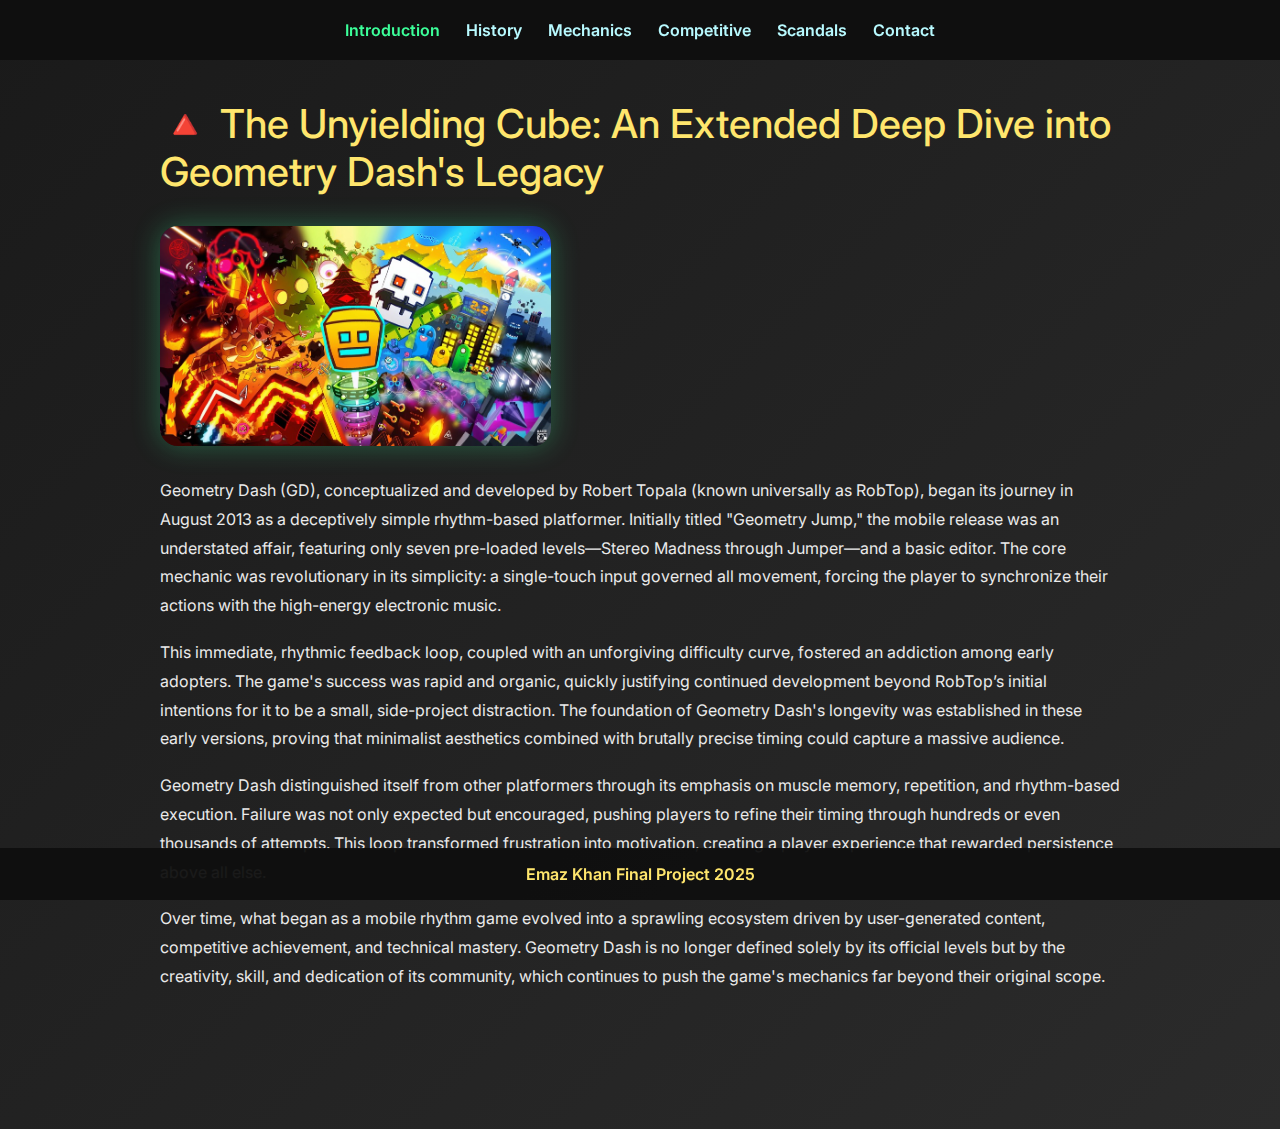
<file: index.html>
<!DOCTYPE html>
<html lang="en">
<head>
    <meta charset="UTF-8">
    <meta name="viewport" content="width=device-width, initial-scale=1.0">
    <title>Geometry Dash — Introduction</title>
    <link href="https://cdn.jsdelivr.net/npm/bootstrap@5.3.3/dist/css/bootstrap.min.css" rel="stylesheet">
    <link rel="stylesheet" href="style.css">
</head>
<body>

<nav>
    <a href="index.html">Introduction</a>
    <a href="history.html">History</a>
    <a href="mechanics.html">Mechanics</a>
    <a href="competitive.html">Competitive</a>
    <a href="cheating.html">Scandals</a>
    <a href="contact.html">Contact</a>
</nav>

<div class="container">

    <div class="section">
        <h1>🔺 The Unyielding Cube: An Extended Deep Dive into Geometry Dash's Legacy</h1>

        <img src="indexpic.jpeg" class="image-holder">
        
<p>
            Geometry Dash (GD), conceptualized and developed by Robert Topala (known universally as RobTop), began its journey in August 2013 as a deceptively simple rhythm-based platformer. Initially titled "Geometry Jump," the mobile release was an understated affair, featuring only seven pre-loaded levels—Stereo Madness through Jumper—and a basic editor. The core mechanic was revolutionary in its simplicity: a single-touch input governed all movement, forcing the player to synchronize their actions with the high-energy electronic music.
        </p>

        <p>
            This immediate, rhythmic feedback loop, coupled with an unforgiving difficulty curve, fostered an addiction among early adopters. The game's success was rapid and organic, quickly justifying continued development beyond RobTop’s initial intentions for it to be a small, side-project distraction. The foundation of Geometry Dash's longevity was established in these early versions, proving that minimalist aesthetics combined with brutally precise timing could capture a massive audience.
        </p>

        <p>
            Geometry Dash distinguished itself from other platformers through its emphasis on muscle memory, repetition, and rhythm-based execution. Failure was not only expected but encouraged, pushing players to refine their timing through hundreds or even thousands of attempts. This loop transformed frustration into motivation, creating a player experience that rewarded persistence above all else.
        </p>

        <p>
            Over time, what began as a mobile rhythm game evolved into a sprawling ecosystem driven by user-generated content, competitive achievement, and technical mastery. Geometry Dash is no longer defined solely by its official levels but by the creativity, skill, and dedication of its community, which continues to push the game's mechanics far beyond their original scope.
        </p>
    </div>

</div>

<footer>
    Emaz Khan Final Project 2025
</footer>

<script src="main.js"></script>
</body>
</html>
</file>
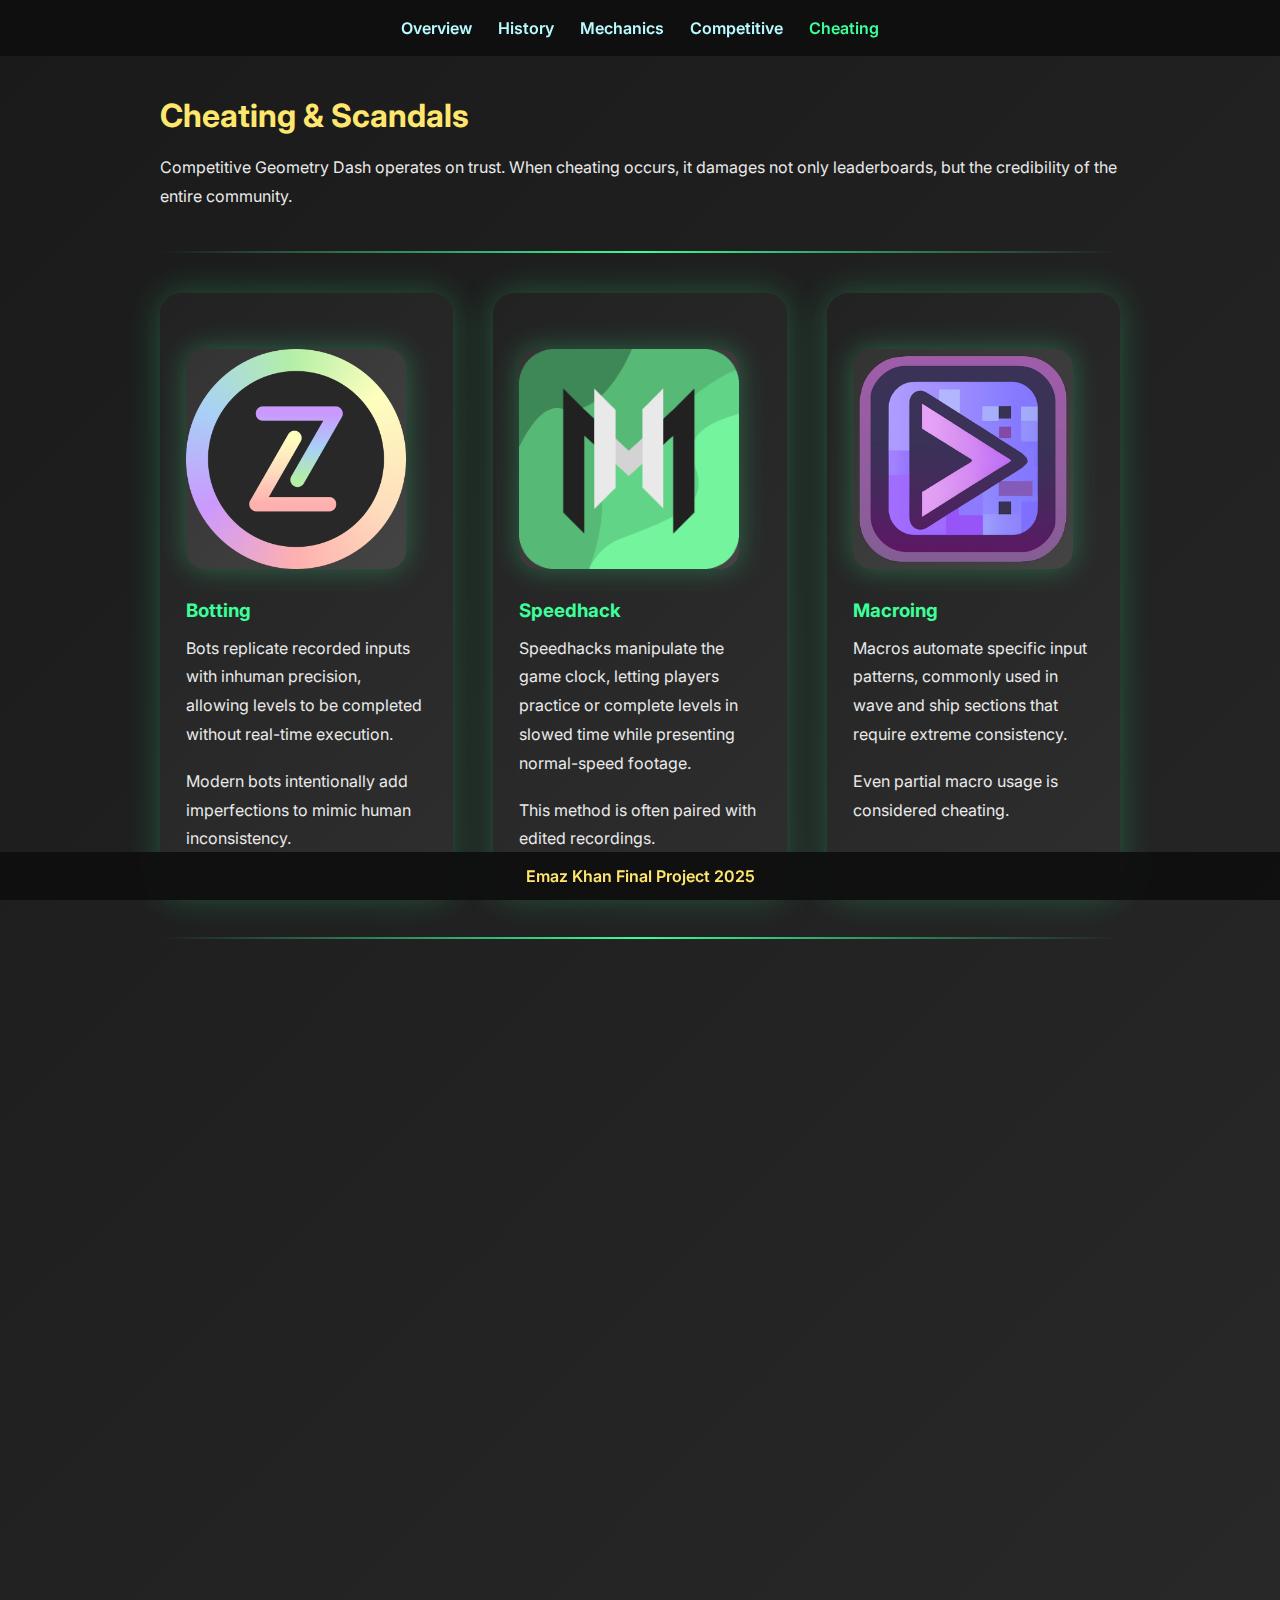
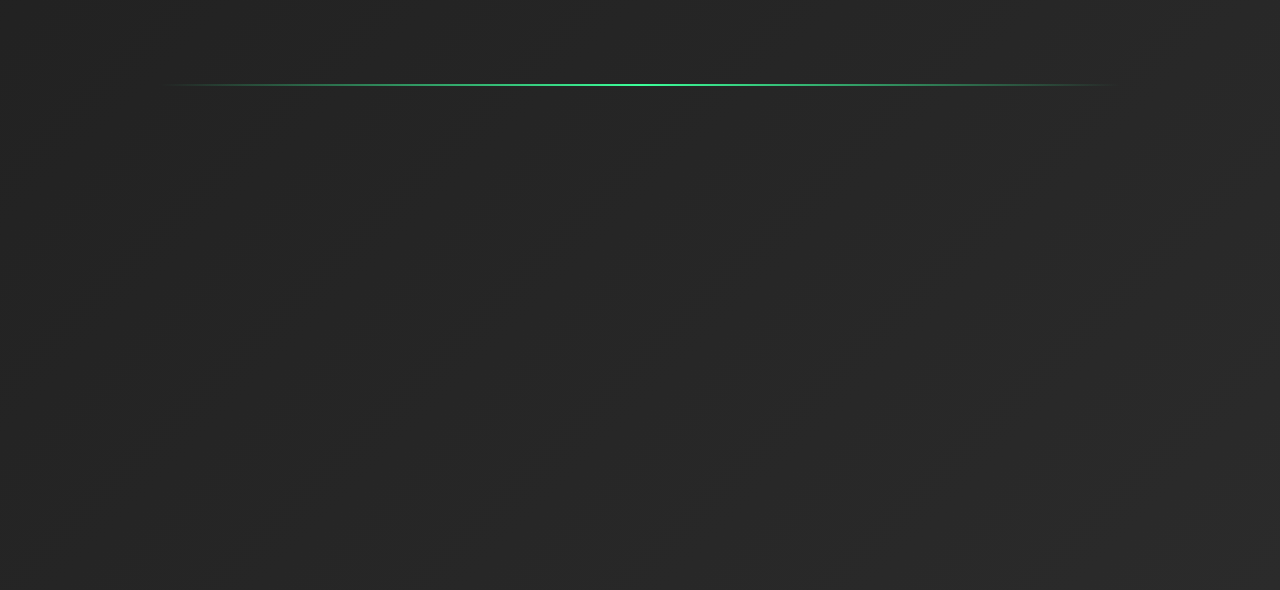
<file: cheating.html>
<!DOCTYPE html>
<html lang="en">
<head>
    <meta charset="UTF-8">
    <meta name="viewport" content="width=device-width, initial-scale=1.0">
    <title>Cheating & Scandals</title>
    <link rel="stylesheet" href="style.css">
</head>
<body>

<nav>
    <a href="index.html">Overview</a>
    <a href="history.html">History</a>
    <a href="mechanics.html">Mechanics</a>
    <a href="competitive.html">Competitive</a>
    <a href="cheating.html">Cheating</a>
</nav>

<div class="container">

    <section class="section">
        <h1>Cheating & Scandals</h1>
        <p>
            Competitive Geometry Dash operates on trust. When cheating occurs, it damages not only
            leaderboards, but the credibility of the entire community.
        </p>
        <hr>
    </section>

    <section class="section cheat-grid">

        <div class="cheat-card">
            <img src="zbot.png" class="image-holder">
            <h3>Botting</h3>
            <p>
                Bots replicate recorded inputs with inhuman precision, allowing levels to be completed
                without real-time execution.
            </p>
            <p>
                Modern bots intentionally add imperfections to mimic human inconsistency.
            </p>
        </div>

        <div class="cheat-card">
            <img src="mega.png" class="image-holder">
            <h3>Speedhack</h3>
            <p>
                Speedhacks manipulate the game clock, letting players practice or complete levels
                in slowed time while presenting normal-speed footage.
            </p>
            <p>
                This method is often paired with edited recordings.
            </p>
        </div>

        <div class="cheat-card">
            <img src="dbot.png" class="image-holder">
            <h3>Macroing</h3>
            <p>
                Macros automate specific input patterns, commonly used in wave and ship sections
                that require extreme consistency.
            </p>
            <p>
                Even partial macro usage is considered cheating.
            </p>
        </div>

    </section>

    <hr>

    <section class="section spotlight">

        <div class="spotlight-text">
            <h2>Major Scandal: SpaceUK</h2>
            <p>
                Once considered the greatest Geometry Dash player, <strong>SpaceUK</strong> was exposed
                for falsifying dozens of Extreme Demon completions.
            </p>
            <p>
                Over multiple years, advanced NoClip and speed manipulation tools were used to fabricate
                legitimate-looking runs.
            </p>
        </div>

        <img src="uk.jpg" class="image-holder">

    </section>

    <section class="section evidence-wall">

        <h2>Evidence Breakdown</h2>

        <div class="evidence-row">
            <div class="evidence-box">
                <h4>Input Irregularities</h4>
                <p>
                    Click intervals showed mathematically impossible consistency across entire runs.
                </p>
            </div>

            <div class="evidence-box">
                <h4>Visual Artifacts</h4>
                <p>
                    Frame blending and desync artifacts indicated modified playback speeds.
                </p>
            </div>

            <div class="evidence-box">
                <h4>Pattern Reuse</h4>
                <p>
                    Identical movement patterns appeared across supposedly separate completions.
                </p>
            </div>
        </div>

    </section>

    <hr>

    <section class="section">
        <h2>Community Countermeasures</h2>

        <p>
            Following major scandals, the community introduced stricter verification standards
            to preserve competitive integrity.
        </p>

        <ul>
            <li>Mandatory full-session recordings</li>
            <li>Frame-by-frame analysis</li>
            <li>Audio and input rhythm validation</li>
            <li>Third-party verification teams</li>
        </ul>
    </section>

    <section class="section">
        <h2>Why It Matters</h2>
        <p>
            Every legitimate completion represents thousands of attempts and genuine mastery.
            Cheating undermines that effort and erodes trust.
        </p>
        <p>
            Integrity ensures Geometry Dash remains a test of skill — not software.
        </p>
    </section>

</div>

<footer>
    Emaz Khan Final Project 2025
</footer>

<script src="main.js"></script>
</body>
</html>
</file>
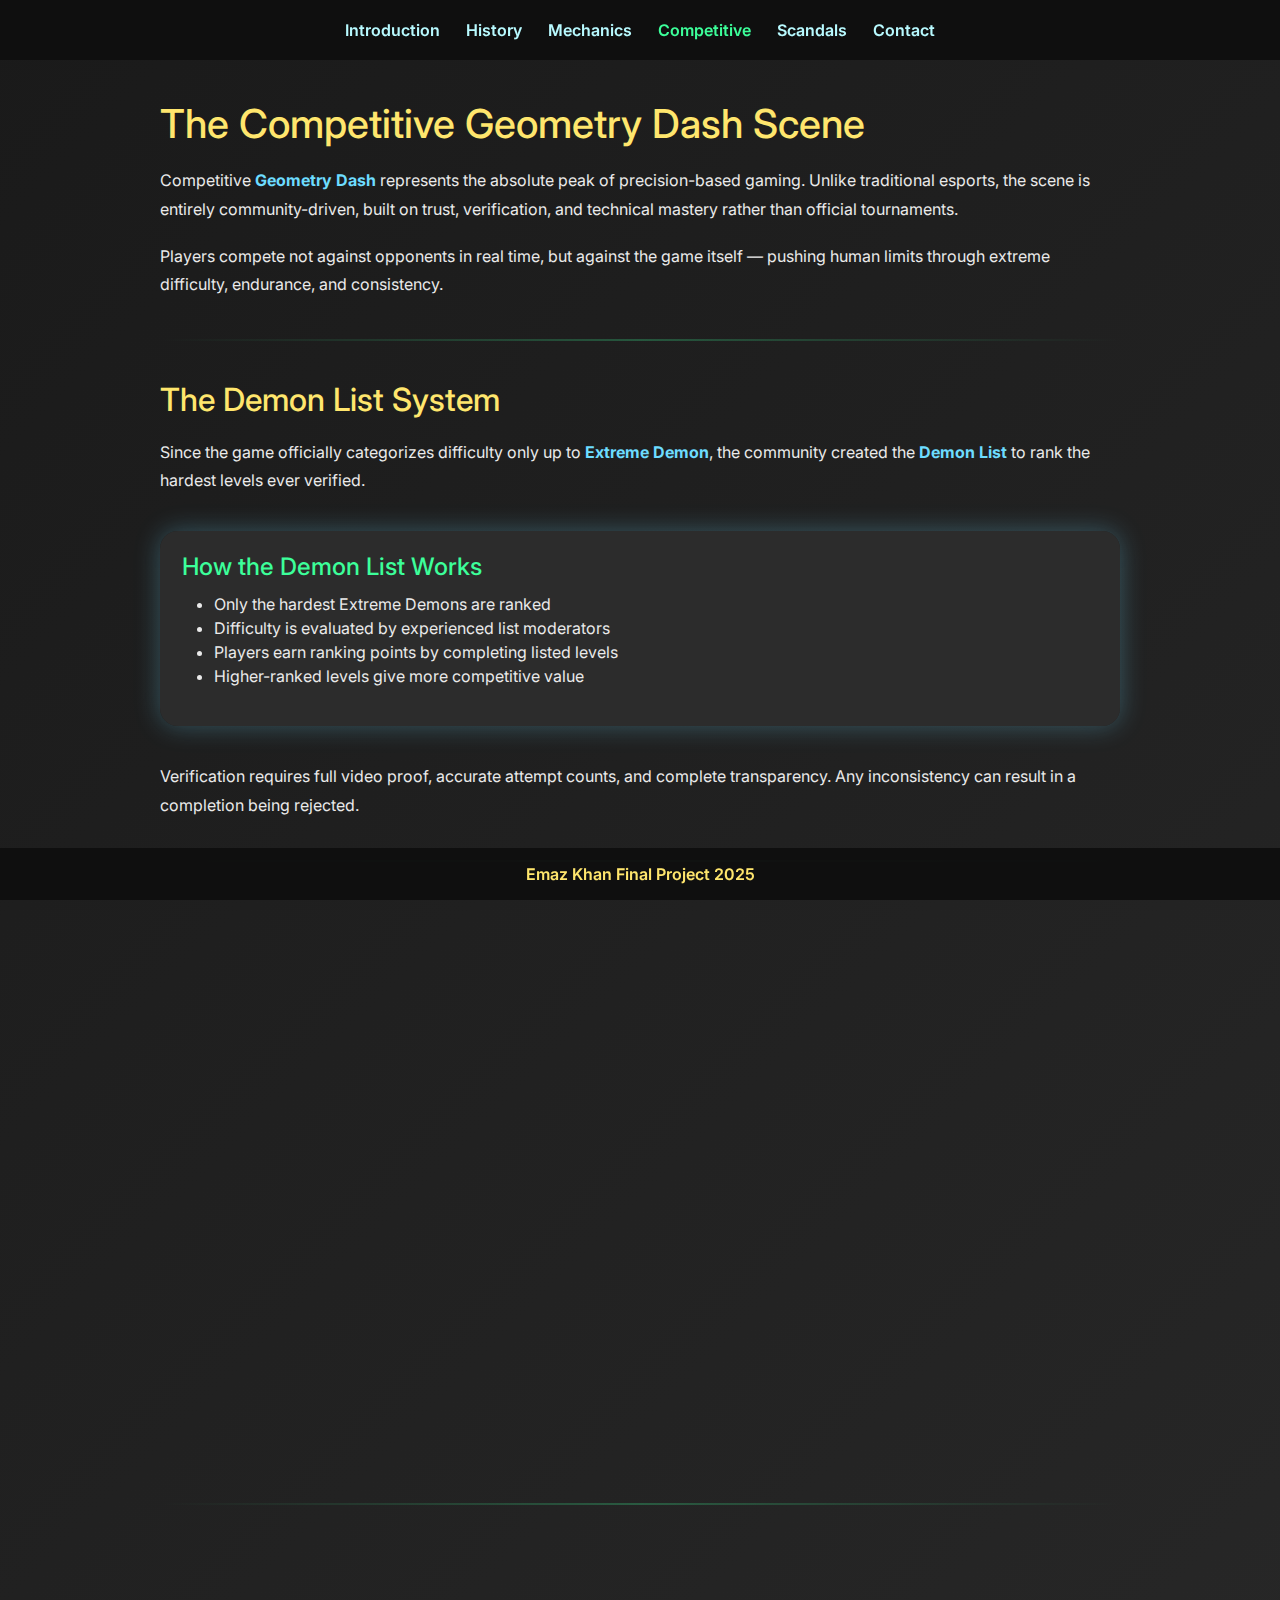
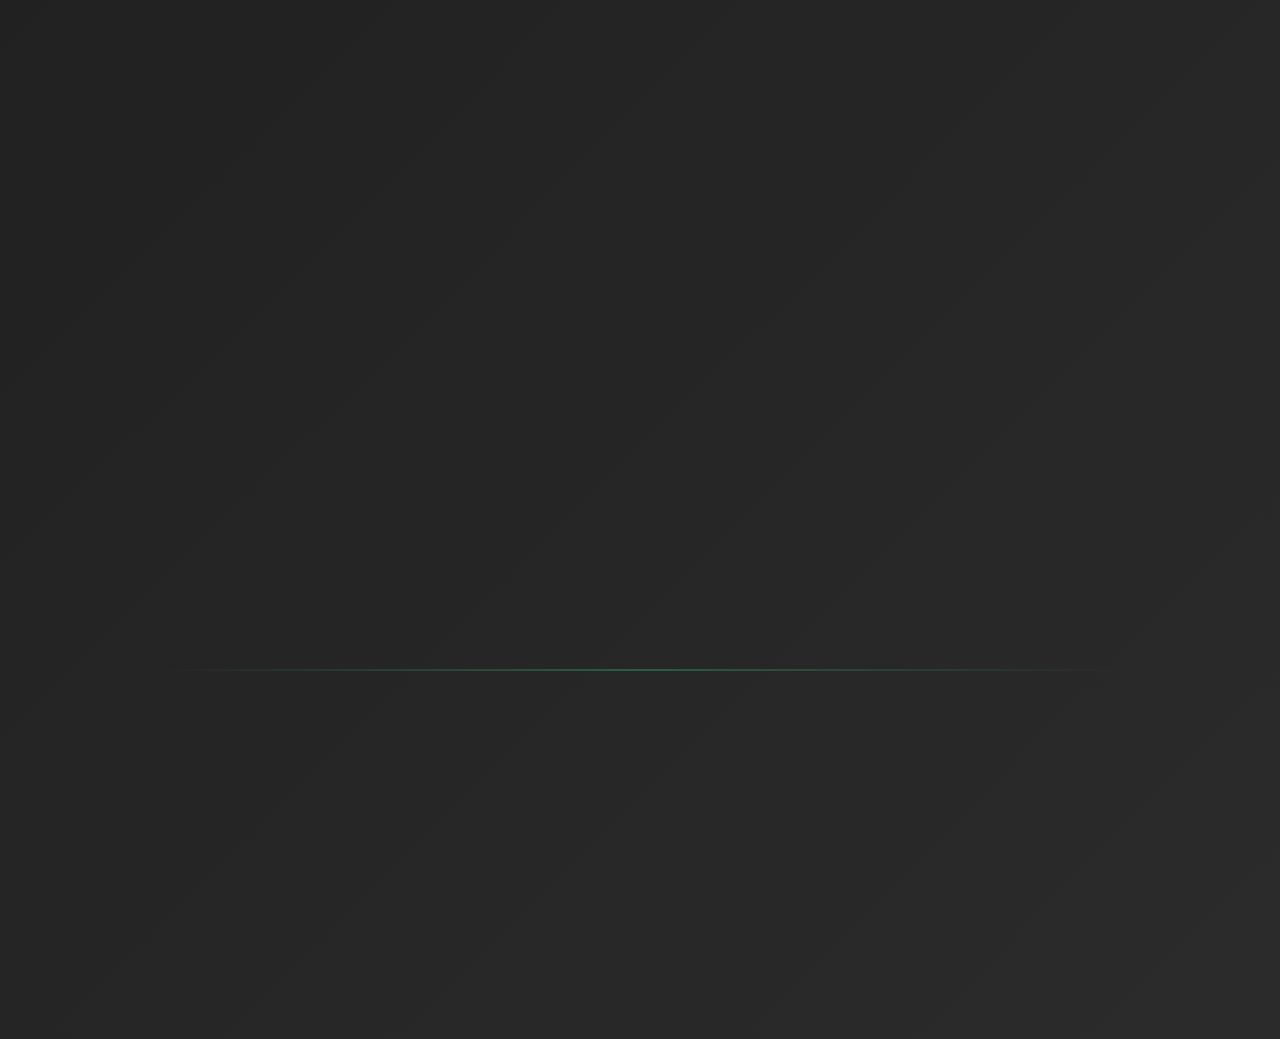
<file: competitive.html>
<!DOCTYPE html>
<html lang="en">
<head>
    <meta charset="UTF-8">
    <meta name="viewport" content="width=device-width, initial-scale=1.0">
    <title>Geometry Dash — Competitive Scene</title>
    <link href="https://cdn.jsdelivr.net/npm/bootstrap@5.3.3/dist/css/bootstrap.min.css" rel="stylesheet">
    <link rel="stylesheet" href="style.css">
</head>
<body>

<nav>
    <a href="index.html">Introduction</a>
    <a href="history.html">History</a>
    <a href="mechanics.html">Mechanics</a>
    <a href="competitive.html">Competitive</a>
    <a href="cheating.html">Scandals</a>
    <a href="contact.html">Contact</a>
</nav>

<div class="container">

    <div class="section">
        <h1>The Competitive Geometry Dash Scene</h1>
        <p>
            Competitive <strong>Geometry Dash</strong> represents the absolute peak of precision-based gaming. Unlike traditional esports,
            the scene is entirely community-driven, built on trust, verification, and technical mastery rather than official tournaments.
        </p>
        <p>
            Players compete not against opponents in real time, but against the game itself — pushing human limits through extreme
            difficulty, endurance, and consistency.
        </p>
    </div>

    <hr>

    <div class="section">
        <h2>The Demon List System</h2>
        <p>
            Since the game officially categorizes difficulty only up to <strong>Extreme Demon</strong>, the community created the
            <strong>Demon List</strong> to rank the hardest levels ever verified.
        </p>

        <div class="side-inline">
            <h4>How the Demon List Works</h4>
            <ul>
                <li>Only the hardest Extreme Demons are ranked</li>
                <li>Difficulty is evaluated by experienced list moderators</li>
                <li>Players earn ranking points by completing listed levels</li>
                <li>Higher-ranked levels give more competitive value</li>
            </ul>
        </div>

        <p>
            Verification requires full video proof, accurate attempt counts, and complete transparency. Any inconsistency can result
            in a completion being rejected.
        </p>
    </div>

    <hr>

    <div class="section">
        <h2>Competitive Statistics & Standards</h2>

        <div class="competitive-grid">

            <div class="stat-card">
                <h3>Attempt Counts</h3>
                <p>
                    Top Extreme Demons regularly exceed <strong>100,000+</strong> attempts, with some verifications taking years to complete.
                </p>
            </div>

            <div class="stat-card">
                <h3>FPS Standards</h3>
                <p>
                    Competitive players commonly use <strong>240–360 FPS</strong> to enable consistent frame-perfect inputs.
                </p>
            </div>

            <div class="stat-card">
                <h3>Verification Rules</h3>
                <p>
                    Facecam or handcam footage is often required for top-level list placements.
                </p>
            </div>

            <div class="stat-card">
                <h3>Completion Proof</h3>
                <p>
                    Videos must show the entire run with no cuts, speed changes, or visual anomalies.
                </p>
            </div>

        </div>
    </div>

    <hr>

    <div class="section">
        <h2>Legendary Levels & Players</h2>

        <img src="tidal.jpg" class="image-holder">

        <p>
            Over the years, certain levels and players have become iconic within the Geometry Dash community, marking major milestones
            in difficulty progression.
        </p>

        <ul>
            <li><strong>Bloodbath</strong> — Established the Extreme Demon era</li>
            <li><strong>Slaughterhouse</strong> — Redefined wave difficulty</li>
            <li><strong>Acheron</strong> — Symbol of modern extreme design</li>
            <li><strong>Tidal Wave</strong> — Pushed endurance and consistency</li>
        </ul>

        <div class="side-inline">
            <h4>Notable Competitive Players</h4>
            <p>
                Players such as <strong>Riot</strong>, <strong>Nhelv</strong>, and others shaped the competitive scene by verifying
                groundbreaking levels and setting new standards of skill.
            </p>
        </div>
    </div>

    <hr>

    <div class="section">
        <h2>The Grind & Competitive Pressure</h2>
        <p>
            Competitive Geometry Dash demands extraordinary mental endurance. Players repeat the same sequences thousands of times,
            developing muscle memory through sheer repetition.
        </p>
        <p>
            Community scrutiny is intense, as every high-level completion is analyzed frame by frame. This pressure ensures
            authenticity, but also highlights the dedication required to succeed at the top.
        </p>
    </div>

</div>

<footer>
    Emaz Khan Final Project 2025
</footer>

<script src="main.js"></script>
</body>
</html>
</file>
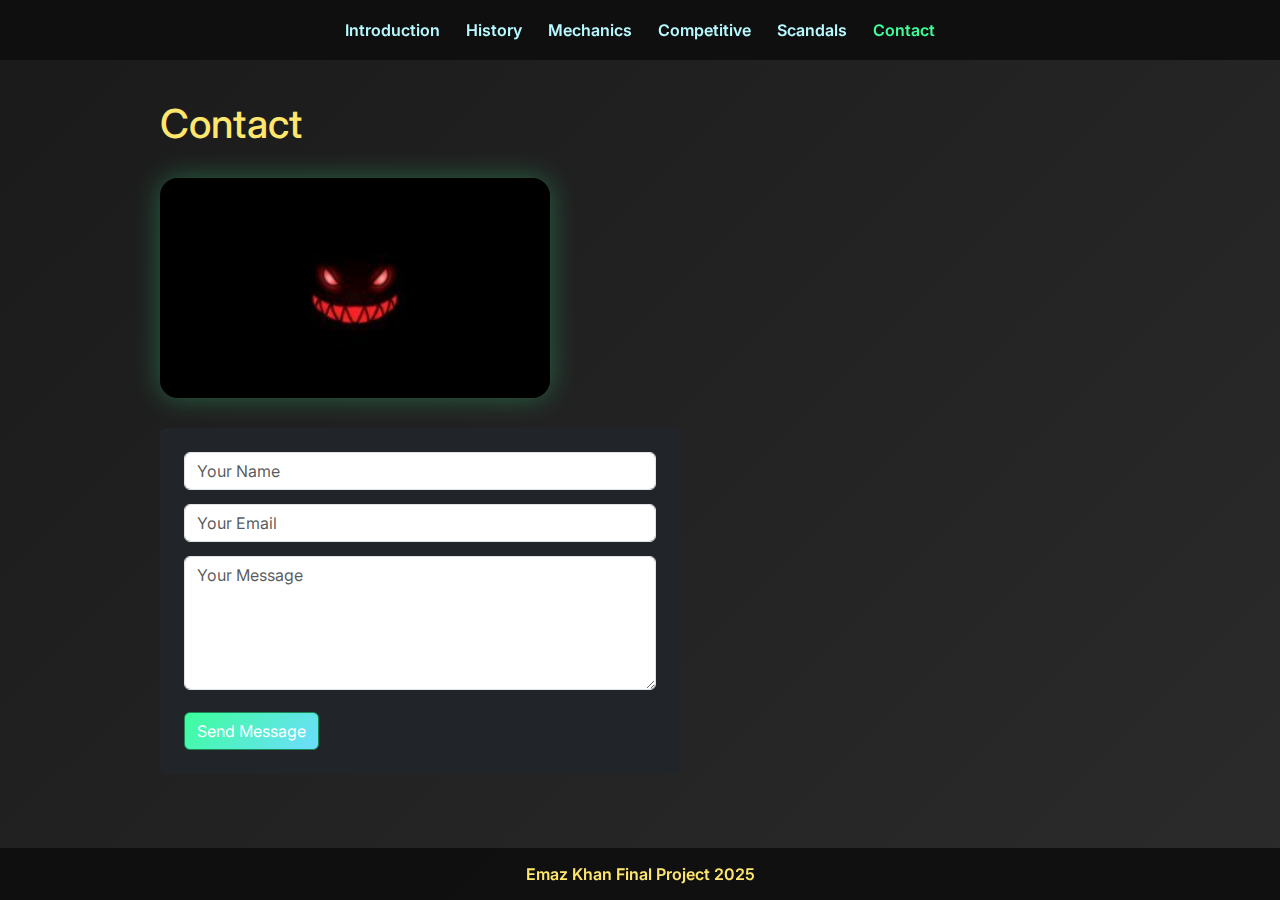
<file: contact.html>
<!DOCTYPE html>
<html lang="en">
<head>
    <meta charset="UTF-8">
    <meta name="viewport" content="width=device-width, initial-scale=1.0">
    <title>Geometry Dash — Contact</title>
    <link href="https://cdn.jsdelivr.net/npm/bootstrap@5.3.3/dist/css/bootstrap.min.css" rel="stylesheet">
    <link rel="stylesheet" href="style.css">
</head>
<body>

<nav>
    <a href="index.html">Introduction</a>
    <a href="history.html">History</a>
    <a href="mechanics.html">Mechanics</a>
    <a href="competitive.html">Competitive</a>
    <a href="cheating.html">Scandals</a>
    <a href="contact.html">Contact</a>
</nav>

<div class="container">

    <div class="section">
        <h1>Contact</h1>

        <img src="end.jpg" class="image-holder">

        <form class="p-4 rounded bg-dark">
            <input type="text" class="form-control" placeholder="Your Name" required>
            <input type="email" class="form-control" placeholder="Your Email" required>
            <textarea class="form-control" rows="5" placeholder="Your Message" required></textarea>
            <button type="submit" class="btn btn-success mt-2">Send Message</button>
        </form>

    </div>

</div>

<footer>
    Emaz Khan Final Project 2025
</footer>

<script src="main.js"></script>
</body>
</html>
</file>
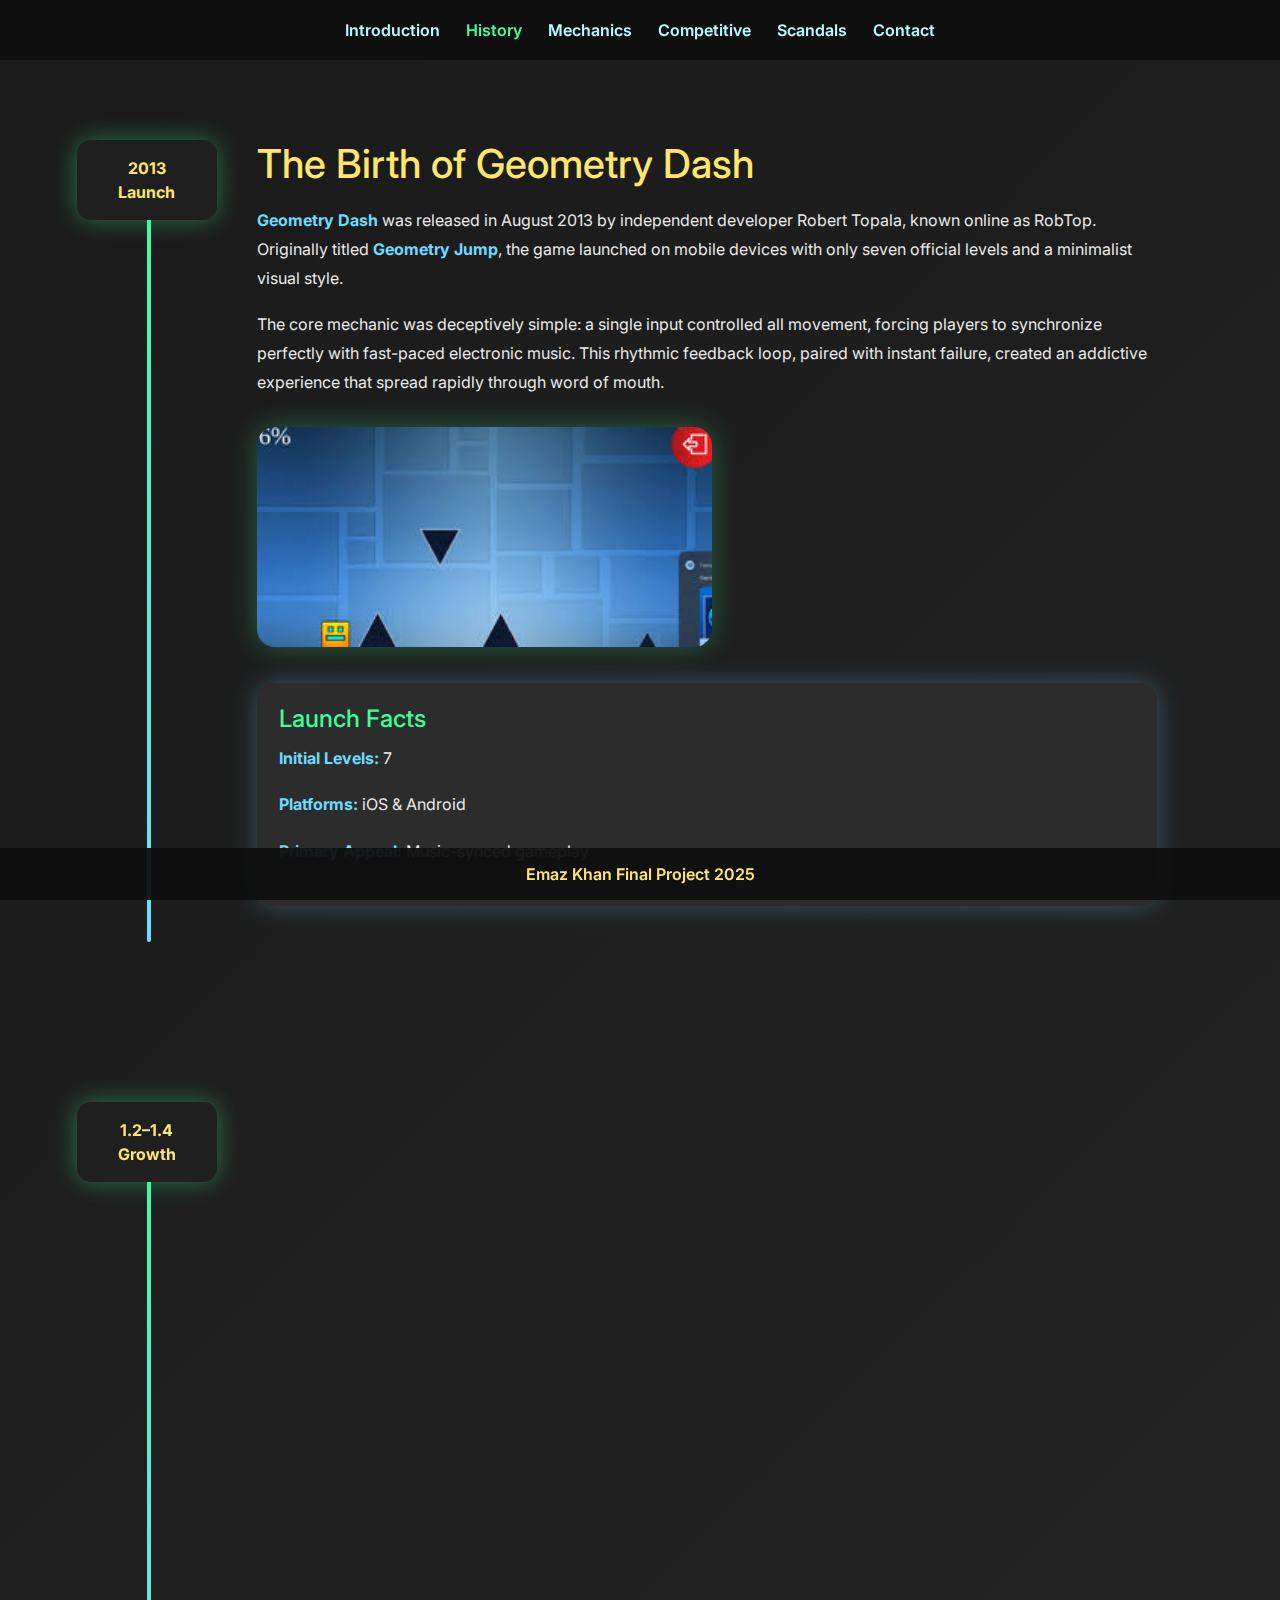
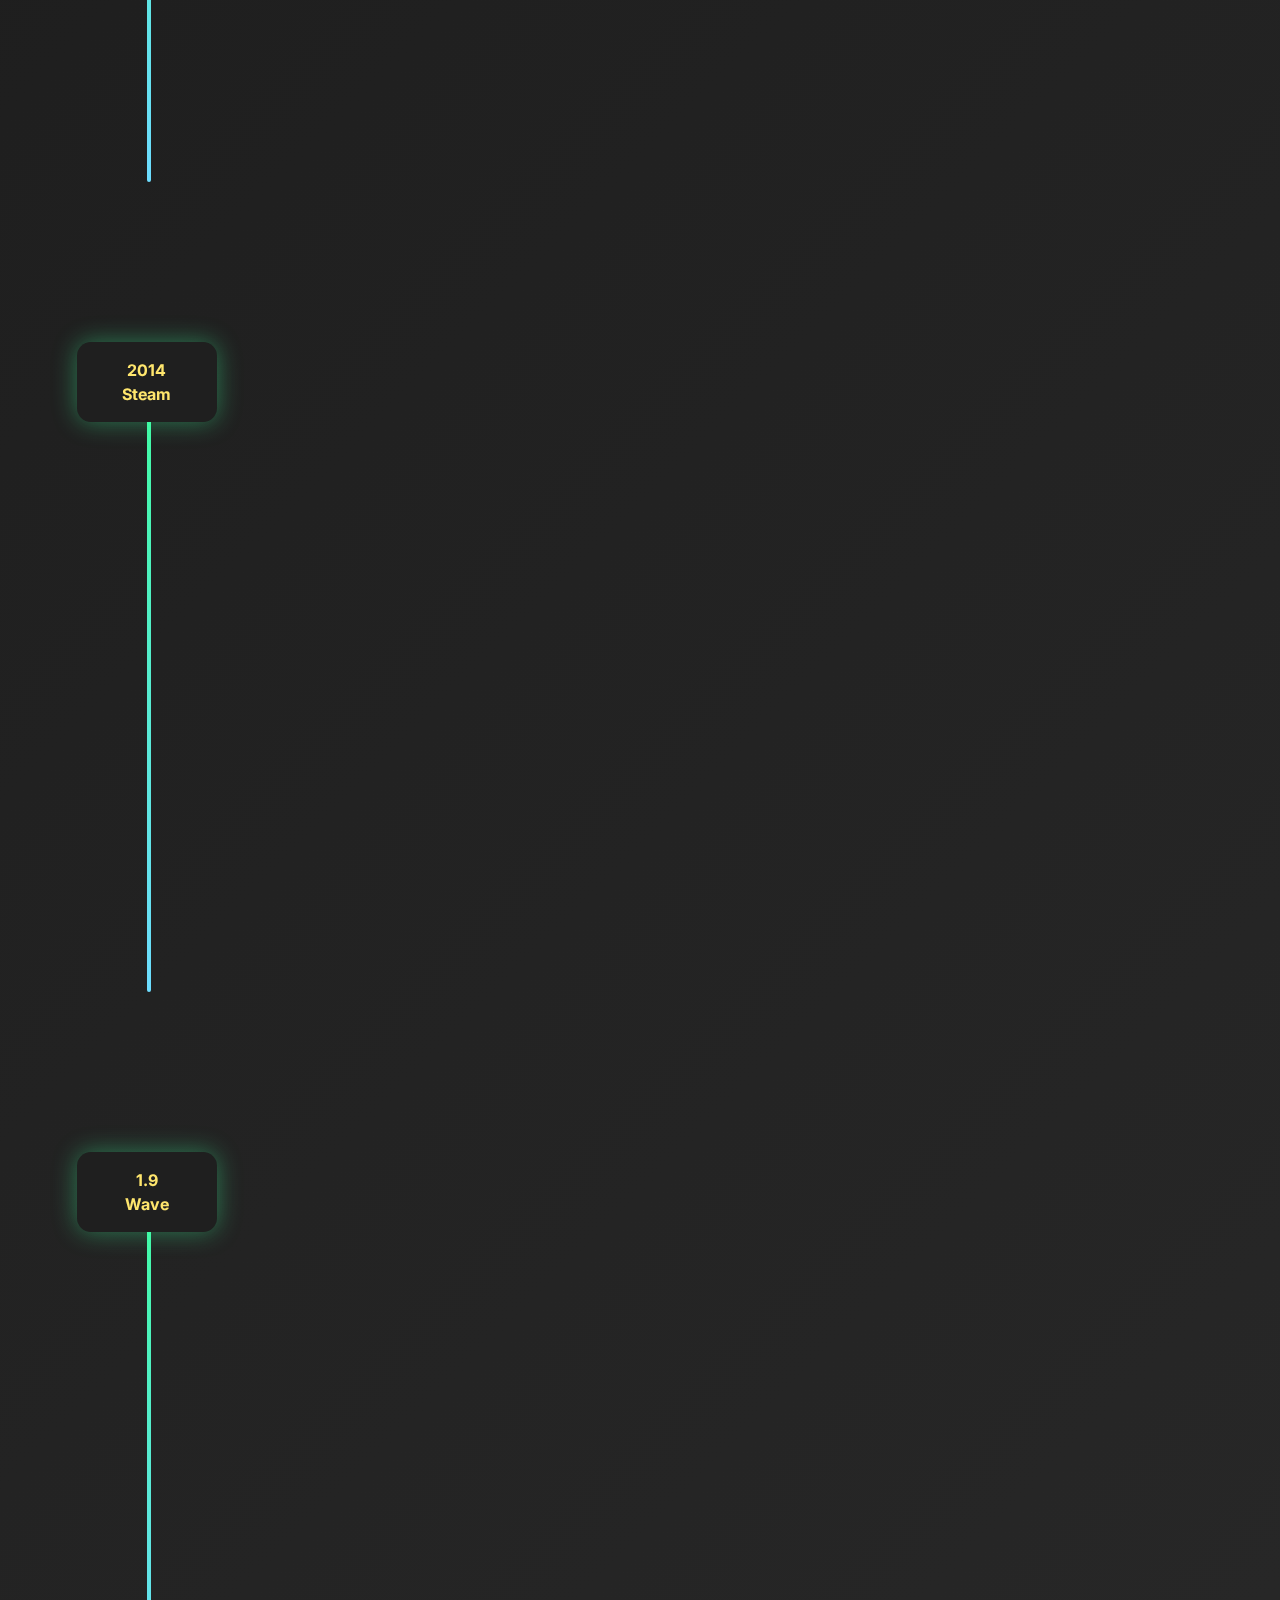
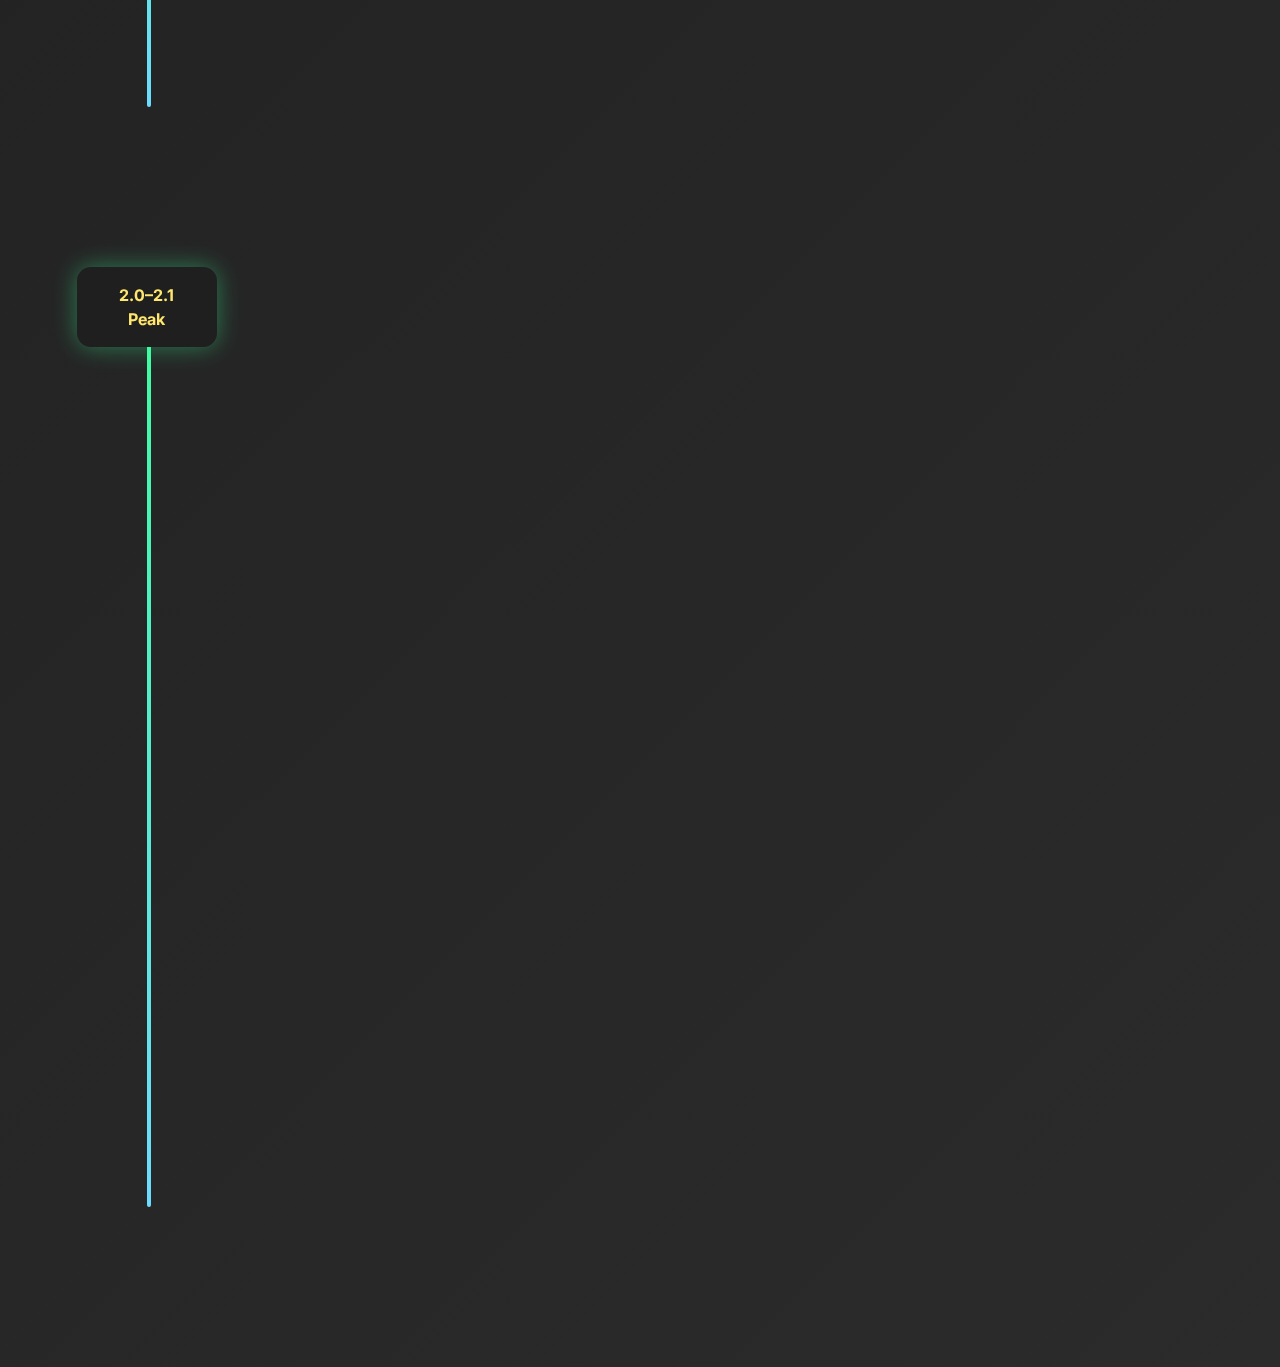
<file: history.html>
<!DOCTYPE html>
<html lang="en">
<head>
    <meta charset="UTF-8">
    <meta name="viewport" content="width=device-width, initial-scale=1.0">
    <title>Geometry Dash — History & Updates</title>
    <link href="https://cdn.jsdelivr.net/npm/bootstrap@5.3.3/dist/css/bootstrap.min.css" rel="stylesheet">
    <link rel="stylesheet" href="style.css">
</head>
<body>

<nav>
    <a href="index.html">Introduction</a>
    <a href="history.html">History</a>
    <a href="mechanics.html">Mechanics</a>
    <a href="competitive.html">Competitive</a>
    <a href="cheating.html">Scandals</a>
    <a href="contact.html">Contact</a>
</nav>

<div class="history-grid">

    <div class="history-row">
        <div class="timeline-item">2013<br>Launch</div>
        <div class="history-content section">
            <h1>The Birth of Geometry Dash</h1>
            <p>
                <strong>Geometry Dash</strong> was released in August 2013 by independent developer Robert Topala, known online as RobTop. Originally titled <strong>Geometry Jump</strong>, the game launched on mobile devices with only seven official levels and a minimalist visual style.
            </p>
            <p>
                The core mechanic was deceptively simple: a single input controlled all movement, forcing players to synchronize perfectly with fast-paced electronic music. This rhythmic feedback loop, paired with instant failure, created an addictive experience that spread rapidly through word of mouth.
            </p>

            <img src="oggd.jfif" class="image-holder">

            <div class="side-inline">
                <h4>Launch Facts</h4>
                <p><strong>Initial Levels:</strong> 7</p>
                <p><strong>Platforms:</strong> iOS & Android</p>
                <p><strong>Primary Appeal:</strong> Music-synced gameplay</p>
            </div>
        </div>
    </div>

    <div class="history-row">
        <div class="timeline-item">1.2–1.4<br>Growth</div>
        <div class="history-content section">
            <h1>Early Expansion and Identity</h1>
            <p>
                Early updates rapidly expanded Geometry Dash’s mechanical identity. <strong>Version 1.2</strong> introduced the Ball gamemode and speed portals, allowing creators to alter pacing and gravity in ways that dramatically increased design complexity.
            </p>
            <p>
                The pivotal moment arrived with <strong>Version 1.4</strong>, which added the User Coin system. Coins transformed Geometry Dash from a casual arcade game into a mastery-focused platformer, encouraging players to fully complete levels rather than merely survive them.
            </p>

            <img src="1.2gd.jpg" class="image-holder">

            <div class="side-inline">
                <h4>Why 1.4 Mattered</h4>
                <p>User Coins incentivized exploration, replayability, and creator-driven challenge design.</p>
            </div>
        </div>
    </div>

    <div class="history-row">
        <div class="timeline-item">2014<br>Steam</div>
        <div class="history-content section">
            <h1>The PC Transition</h1>
            <p>
                Geometry Dash launched on <strong>Steam in late 2014</strong>, marking a major shift in the game’s competitive trajectory. While mobile remained popular, PC offered superior performance, reduced input latency, and higher refresh rates.
            </p>
            <p>
                This transition laid the groundwork for the modern competitive scene. Players began pushing extreme precision, discovering that higher frame rates made certain inputs more consistent, even if not officially intended by the engine.
            </p>

            <img src="steam.jpg" class="image-holder">

            <div class="side-inline">
                <h4>Competitive Impact</h4>
                <p>PC play enabled frame-perfect execution and the rise of ultra-difficult levels.</p>
            </div>
        </div>
    </div>

    <div class="history-row">
        <div class="timeline-item">1.9<br>Wave</div>
        <div class="history-content section">
            <h1>The Difficulty Explosion</h1>
            <p>
                <strong>Version 1.9</strong> fundamentally altered Geometry Dash with the introduction of the <strong>Wave gamemode</strong> and the Dual mechanic. The Wave required continuous diagonal control, demanding unprecedented precision and consistency.
            </p>
            <p>
                These mechanics enabled levels like <strong>Bloodbath</strong>, which effectively established the Extreme Demon category and reshaped community perceptions of what was humanly possible.
            </p>

            <img src="wave.jpg" class="image-holder">

            <p>
                Difficulty ceilings rose dramatically, and the game’s culture began shifting toward endurance, muscle memory, and long-term grinding rather than short-term reaction.
            </p>
        </div>
    </div>

    <div class="history-row">
        <div class="timeline-item">2.0–2.1<br>Peak</div>
        <div class="history-content section">
            <h1>The Creative Renaissance</h1>
            <p>
                <strong>Versions 2.0 and 2.1</strong> expanded the editor into a cinematic toolset. Movement triggers, camera controls, rotation systems, and alpha blending enabled creators to design levels that resembled animated short films.
            </p>
            <p>
                This era gave rise to art levels, mega-collaborations, and highly experimental gameplay. When the wait for <strong>Version 2.2</strong> stretched across multiple years, creators continued to innovate, pushing 2.1 to its absolute limits.
            </p>

            <img src="art.jpeg" class="image-holder">

            <div class="side-inline">
                <h4>Legacy of 2.1</h4>
                <p>Six years of sustained creativity without major engine updates.</p>
            </div>

            <table>
                <tr>
                    <th>Version</th>
                    <th>Lasting Impact</th>
                </tr>
                <tr>
                    <td>1.0</td>
                    <td>Foundation</td>
                </tr>
                <tr>
                    <td>1.4</td>
                    <td>Completion Focus</td>
                </tr>
                <tr>
                    <td>1.9</td>
                    <td>Extreme Difficulty Era</td>
                </tr>
                <tr>
                    <td>2.1</td>
                    <td>Creative Peak</td>
                </tr>
            </table>
        </div>
    </div>

</div>

<footer>
    Emaz Khan Final Project 2025
</footer>

<script src="main.js"></script>
</body>
</html>
</file>
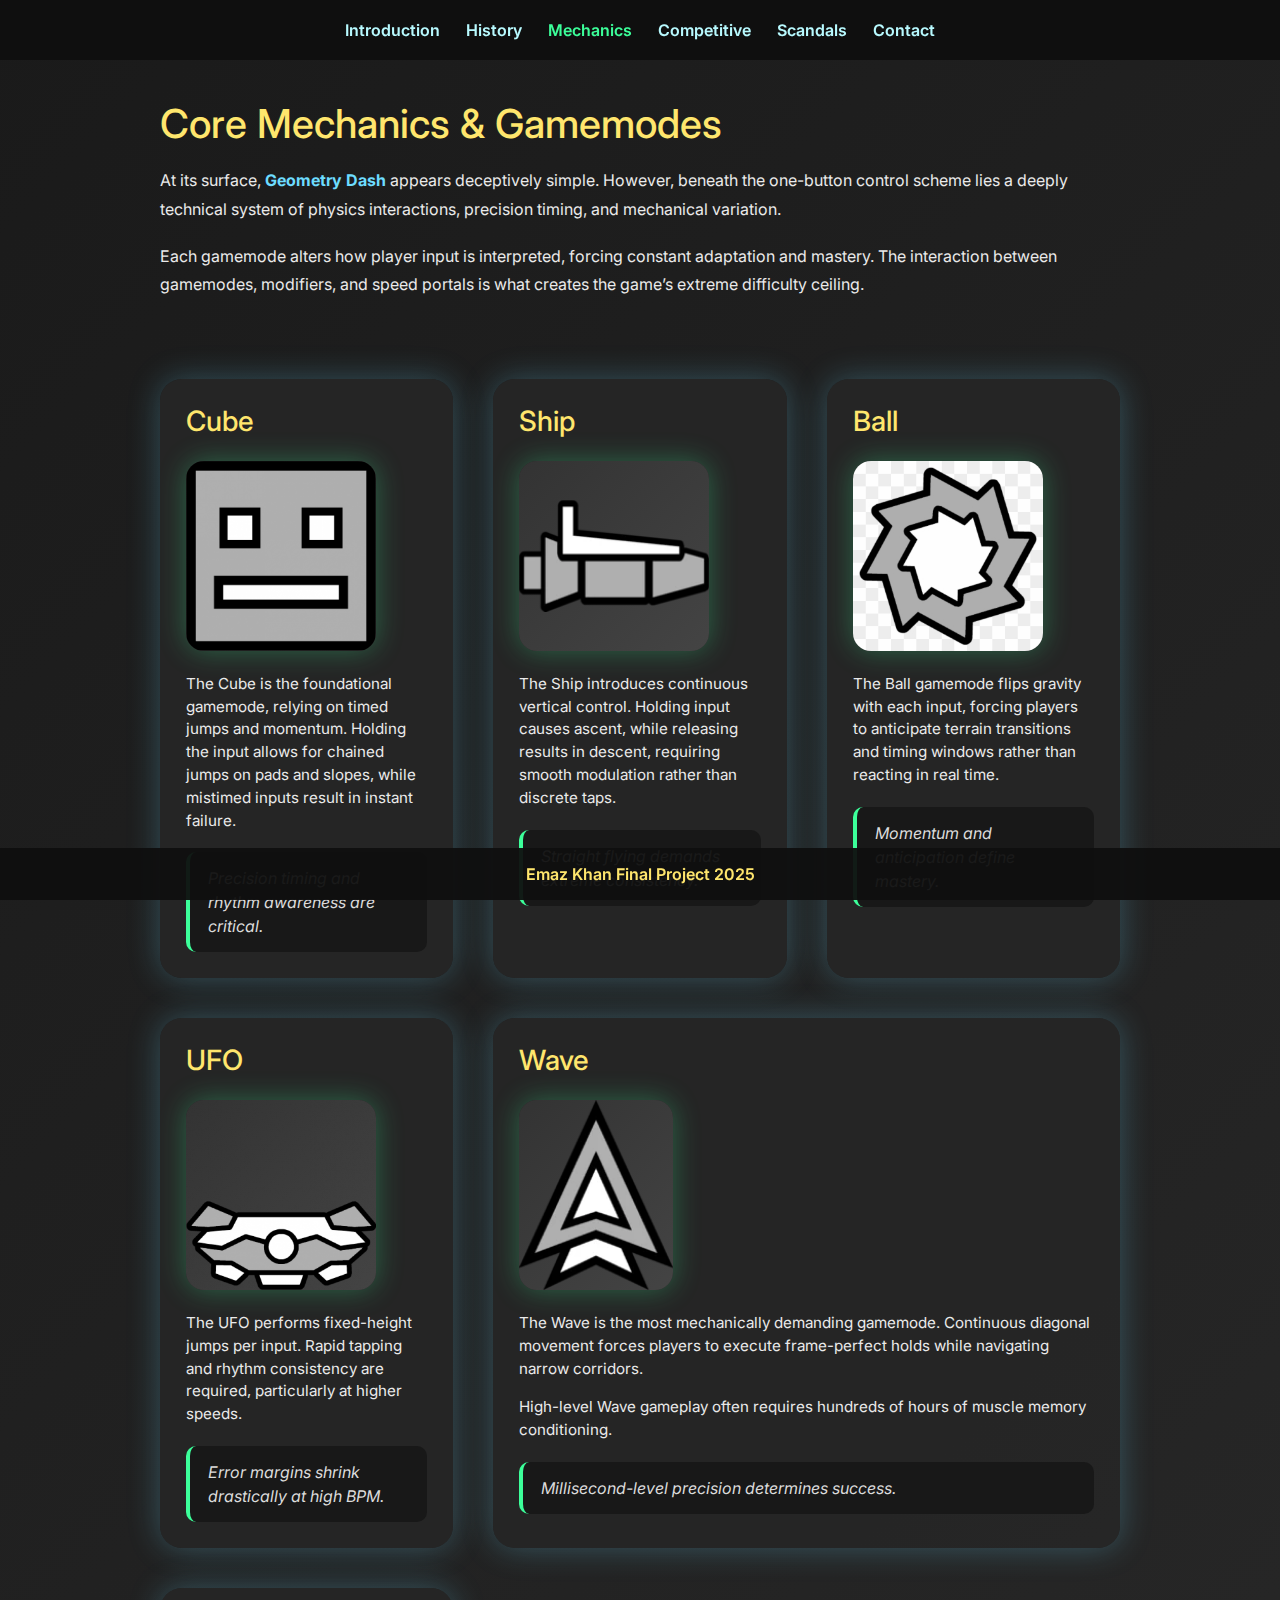
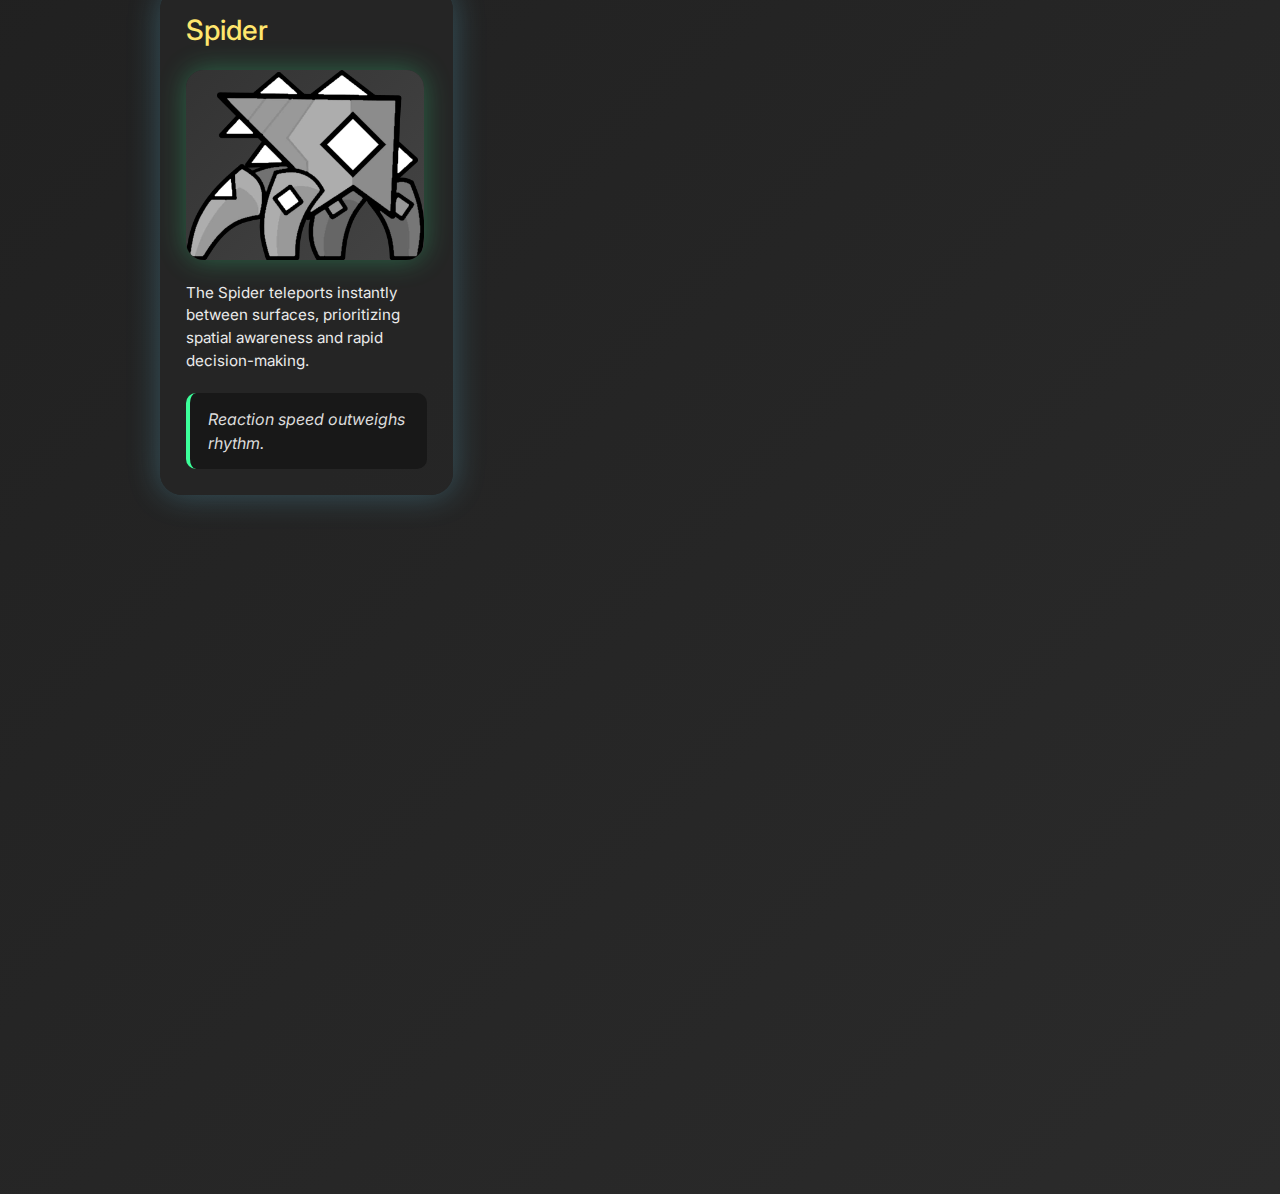
<file: mechanics.html>
<!DOCTYPE html>
<html lang="en">
<head>
    <meta charset="UTF-8">
    <meta name="viewport" content="width=device-width, initial-scale=1.0">
    <title>Geometry Dash — Mechanics & Gamemodes</title>
    <link href="https://cdn.jsdelivr.net/npm/bootstrap@5.3.3/dist/css/bootstrap.min.css" rel="stylesheet">
    <link rel="stylesheet" href="style.css">
</head>
<body>

<nav>
    <a href="index.html">Introduction</a>
    <a href="history.html">History</a>
    <a href="mechanics.html">Mechanics</a>
    <a href="competitive.html">Competitive</a>
    <a href="cheating.html">Scandals</a>
    <a href="contact.html">Contact</a>
</nav>

<div class="container">

    <div class="section">
        <h1>Core Mechanics & Gamemodes</h1>
        <p>
            At its surface, <strong>Geometry Dash</strong> appears deceptively simple. However, beneath the one-button control scheme lies a deeply technical system of physics interactions, precision timing, and mechanical variation.
        </p>
        <p>
            Each gamemode alters how player input is interpreted, forcing constant adaptation and mastery. The interaction between gamemodes, modifiers, and speed portals is what creates the game’s extreme difficulty ceiling.
        </p>
    </div>

    <div class="mechanics-grid">

        <div class="mechanic-card">
            <h3>Cube</h3>
            <img src="cube.png" class="image-holder">
            <p>
                The Cube is the foundational gamemode, relying on timed jumps and momentum. Holding the input allows for chained jumps on pads and slopes, while mistimed inputs result in instant failure.
            </p>
            <div class="mechanic-insight">
                Precision timing and rhythm awareness are critical.
            </div>
        </div>

        <div class="mechanic-card">
            <h3>Ship</h3>
            <img src="ship.png" class="image-holder">
            <p>
                The Ship introduces continuous vertical control. Holding input causes ascent, while releasing results in descent, requiring smooth modulation rather than discrete taps.
            </p>
            <div class="mechanic-insight">
                Straight flying demands extreme consistency.
            </div>
        </div>

        <div class="mechanic-card">
            <h3>Ball</h3>
            <img src="ball.png" class="image-holder">
            <p>
                The Ball gamemode flips gravity with each input, forcing players to anticipate terrain transitions and timing windows rather than reacting in real time.
            </p>
            <div class="mechanic-insight">
                Momentum and anticipation define mastery.
            </div>
        </div>

        <div class="mechanic-card">
            <h3>UFO</h3>
            <img src="ufo.png" class="image-holder">
            <p>
                The UFO performs fixed-height jumps per input. Rapid tapping and rhythm consistency are required, particularly at higher speeds.
            </p>
            <div class="mechanic-insight">
                Error margins shrink drastically at high BPM.
            </div>
        </div>

        <div class="mechanic-card wide">
            <h3>Wave</h3>
            <img src="wavee.png" class="image-holder">
            <p>
                The Wave is the most mechanically demanding gamemode. Continuous diagonal movement forces players to execute frame-perfect holds while navigating narrow corridors.
            </p>
            <p>
                High-level Wave gameplay often requires hundreds of hours of muscle memory conditioning.
            </p>
            <div class="mechanic-insight">
                Millisecond-level precision determines success.
            </div>
        </div>

        <div class="mechanic-card">
            <h3>Spider</h3>
            <img src="spider.png" class="image-holder">
            <p>
                The Spider teleports instantly between surfaces, prioritizing spatial awareness and rapid decision-making.
            </p>
            <div class="mechanic-insight">
                Reaction speed outweighs rhythm.
            </div>
        </div>

    </div>

    <div class="section">
        <h2>Modifiers & Portals</h2>

        <div class="modifier-grid">
            <div class="modifier-card">Speed Changes</div>
            <div class="modifier-card">Gravity Flips</div>
            <div class="modifier-card">Mini Mode</div>
            <div class="modifier-card">Dual Mode</div>
            <div class="modifier-card">Mirror Portals</div>
        </div>
    </div>

    <div class="section">
        <h2>Advanced Mechanics & Precision</h2>
        <p>
            At higher levels, Geometry Dash transitions from reaction-based gameplay to precision execution governed by the physics engine.
        </p>

        <table>
            <tr>
                <th>Technique</th>
                <th>Description</th>
            </tr>
            <tr>
                <td>Straight Fly</td>
                <td>Maintaining constant vertical alignment in Ship mode</td>
            </tr>
            <tr>
                <td>Frame-Perfect</td>
                <td>Inputs requiring exact frame timing</td>
            </tr>
            <tr>
                <td>Timings</td>
                <td>Rapid rhythmic input sequences</td>
            </tr>
            <tr>
                <td>Corner Clips</td>
                <td>Hitbox exploitation at sub-pixel positions</td>
            </tr>
        </table>
    </div>

</div>

<footer>
    Emaz Khan Final Project 2025
</footer>

<script src="main.js"></script>
</body>
</html>
</file>
<file: style.css>
@import url('https://fonts.googleapis.com/css2?family=Inter:wght@300;400;600;700&display=swap');

* {
    margin: 0;
    padding: 0;
    box-sizing: border-box;
}

body {
    font-family: 'Inter', sans-serif;
    background: linear-gradient(135deg, #1a1a1a, #2b2b2b);
    color: #eaeaea;
    min-height: 100vh;
}

nav {
    display: flex;
    justify-content: center;
    gap: 26px;
    padding: 18px;
    background: rgba(15,15,15,0.95);
    position: sticky;
    top: 0;
    z-index: 100;
    backdrop-filter: blur(10px);
}

nav a {
    color: #b8faff;
    font-weight: 600;
    text-decoration: none;
    transition: all 0.3s ease;
}

nav a:hover {
    color: #3cff9a;
    transform: translateY(-2px);
}

.container {
    max-width: 1000px;
    padding: 40px 20px 120px;
}

.section {
    animation: fadeUp 0.6s ease forwards;
    opacity: 0;
}

.section h1,
.section h2,
.section h3 {
    color: #ffe66d;
    margin-bottom: 18px;
}

.section p {
    line-height: 1.8;
    margin-bottom: 18px;
}

strong {
    color: #6ddcff;
}

hr {
    border: none;
    height: 1px;
    background: linear-gradient(to right, transparent, #3cff9a, transparent);
    margin: 50px 0;
}

.image-holder {
    height: 220px;
    border-radius: 18px;
    background: linear-gradient(135deg, #333, #444);
    display: flex;
    align-items: center;
    justify-content: center;
    color: #999;
    font-weight: 600;
    margin: 30px 0;
    box-shadow: 0 0 28px rgba(60,255,154,0.3);
    transition: transform 0.4s ease, filter 0.4s ease;
}

.image-holder:hover {
    transform: scale(1.04);
    filter: brightness(1.15);
}

table {
    width: 100%;
    border-collapse: collapse;
    margin-top: 40px;
}

th, td {
    padding: 16px;
    border-bottom: 1px solid rgba(255,255,255,0.1);
}

th {
    color: #3cff9a;
    text-align: left;
}

.history-grid {
    display: flex;
    flex-direction: column;
    gap: 160px;
    padding: 80px 6% 160px;
    position: relative;
}

.history-row {
    display: grid;
    grid-template-columns: 140px 1fr;
    gap: 40px;
    align-items: flex-start;
    position: relative;
}

.history-row::before {
    content: '';
    position: absolute;
    left: 70px;
    top: 0;
    width: 4px;
    height: 100%;
    background: linear-gradient(#3cff9a, #6ddcff);
    border-radius: 6px;
}

.timeline-item {
    background: #1f1f1f;
    padding: 16px 18px;
    border-radius: 14px;
    font-weight: 700;
    text-align: center;
    color: #ffe66d;
    box-shadow: 0 0 24px rgba(60,255,154,0.4);
    z-index: 2;
    align-self: flex-start;
}

.history-content {
    max-width: 900px;
}

.side-inline {
    background: rgba(45,45,45,0.95);
    border-radius: 18px;
    padding: 22px;
    margin: 36px 0;
    box-shadow: 0 0 26px rgba(109,220,255,0.3);
}

.side-inline h4 {
    color: #3cff9a;
    margin-bottom: 10px;
}

details summary {
    cursor: pointer;
    font-weight: 600;
    color: #3cff9a;
    margin: 18px 0;
}

details p {
    margin-top: 12px;
}

form {
    max-width: 520px;
    margin-top: 30px;
}

form input,
form textarea {
    width: 100%;
    padding: 12px;
    margin-bottom: 14px;
    border-radius: 12px;
    border: none;
    background: #333;
    color: #fff;
}

form button {
    padding: 12px 24px;
    border-radius: 14px;
    border: none;
    background: linear-gradient(135deg, #3cff9a, #6ddcff);
    font-weight: 700;
    cursor: pointer;
    transition: transform 0.3s ease;
}

form button:hover {
    transform: scale(1.06);
}

footer {
    position: fixed;
    bottom: 0;
    width: 100%;
    background: rgba(15,15,15,0.95);
    text-align: center;
    padding: 14px;
    font-weight: 600;
    color: #ffe66d;
}

@keyframes fadeUp {
    from {
        transform: translateY(24px);
        opacity: 0;
    }
    to {
        transform: translateY(0);
        opacity: 1;
    }
}

@media (max-width: 900px) {
    .history-row {
        grid-template-columns: 1fr;
        gap: 20px;
    }

    .history-row::before {
        display: none;
    }

    .timeline-item {
        margin-bottom: 20px;
    }
}

@media (max-width: 600px) {
    nav {
        flex-wrap: wrap;
    }

    .image-holder {
        height: 160px;
    }
}
.mechanics-grid {
    display: grid;
    grid-template-columns: repeat(auto-fit, minmax(260px, 1fr));
    gap: 40px;
    margin-top: 80px;
}

.mechanic-card {
    background: rgba(38,38,38,0.95);
    border-radius: 22px;
    padding: 26px;
    box-shadow: 0 0 32px rgba(109,220,255,0.28);
    transition: transform 0.4s ease, box-shadow 0.4s ease;
    position: relative;
    overflow: hidden;
}

.mechanic-card::before {
    content: '';
    position: absolute;
    inset: 0;
    background: linear-gradient(
        135deg,
        transparent,
        rgba(60,255,154,0.18),
        transparent
    );
    opacity: 0;
    transition: opacity 0.4s ease;
}

.mechanic-card:hover::before {
    opacity: 1;
}

.mechanic-card:hover {
    transform: translateY(-10px);
    box-shadow: 0 0 44px rgba(60,255,154,0.45);
}

.mechanic-card h3 {
    color: #ffe66d;
    margin-bottom: 14px;
}

.mechanic-card p {
    font-size: 0.95rem;
}

.mechanic-card.wide {
    grid-column: span 2;
}

.mechanic-insight {
    margin-top: 20px;
    padding: 14px 18px;
    border-left: 4px solid #3cff9a;
    background: rgba(18,18,18,0.7);
    border-radius: 10px;
    font-style: italic;
    color: #dcdcdc;
}

.modifier-grid {
    display: flex;
    flex-wrap: wrap;
    gap: 20px;
    margin-top: 50px;
}

.modifier-card {
    padding: 14px 24px;
    border-radius: 18px;
    background: linear-gradient(135deg, #3cff9a, #6ddcff);
    font-weight: 700;
    color: #111;
    box-shadow: 0 0 26px rgba(60,255,154,0.45);
    transition: transform 0.3s ease, box-shadow 0.3s ease;
}

.modifier-card:hover {
    transform: scale(1.12);
    box-shadow: 0 0 38px rgba(109,220,255,0.65);
}

.mechanics-grid .image-holder {
    height: 190px;
    margin: 22px 0;
}

@media (max-width: 900px) {
    .mechanic-card.wide {
        grid-column: span 1;
    }
}

.competitive-grid {
    display: grid;
    grid-template-columns: repeat(auto-fit, minmax(240px, 1fr));
    gap: 36px;
    margin-top: 60px;
}

.stat-card {
    background: rgba(38,38,38,0.95);
    border-radius: 22px;
    padding: 26px;
    box-shadow: 0 0 30px rgba(109,220,255,0.28);
    transition: transform 0.4s ease, box-shadow 0.4s ease;
    position: relative;
    overflow: hidden;
}

.stat-card::after {
    content: '';
    position: absolute;
    inset: 0;
    background: linear-gradient(
        135deg,
        transparent,
        rgba(60,255,154,0.2),
        transparent
    );
    opacity: 0;
    transition: opacity 0.4s ease;
}

.stat-card:hover::after {
    opacity: 1;
}

.stat-card:hover {
    transform: translateY(-10px);
    box-shadow: 0 0 44px rgba(60,255,154,0.45);
}

.stat-card h3 {
    color: #ffe66d;
    margin-bottom: 14px;
}

.stat-card p {
    font-size: 0.95rem;
}

@media (max-width: 700px) {
    .competitive-grid {
        gap: 26px;
    }
}

.cheat-grid {
    display: grid;
    grid-template-columns: repeat(auto-fit, minmax(260px, 1fr));
    gap: 40px;
    margin-top: 40px;
}

.cheat-card {
    background: linear-gradient(135deg, #222, #2e2e2e);
    border-radius: 22px;
    padding: 26px;
    box-shadow: 0 0 34px rgba(60,255,154,0.25);
    transition: transform 0.4s ease, box-shadow 0.4s ease;
    position: relative;
    overflow: hidden;
}

.cheat-card::after {
    content: '';
    position: absolute;
    inset: 0;
    background: linear-gradient(120deg, transparent, rgba(109,220,255,0.18), transparent);
    opacity: 0;
    transition: opacity 0.4s ease;
}

.cheat-card:hover {
    transform: translateY(-10px) scale(1.02);
    box-shadow: 0 0 46px rgba(109,220,255,0.45);
}

.cheat-card:hover::after {
    opacity: 1;
}

.cheat-card h3 {
    color: #3cff9a;
    margin: 16px 0 12px;
}

.spotlight {
    display: grid;
    grid-template-columns: 1.1fr 0.9fr;
    gap: 50px;
    align-items: center;
    margin-top: 60px;
}

.spotlight-text {
    background: rgba(30,30,30,0.85);
    padding: 36px;
    border-radius: 22px;
    box-shadow: 0 0 40px rgba(255,230,109,0.25);
}

.spotlight-image {
    height: 300px;
}

.evidence-wall {
    margin-top: 70px;
}

.evidence-wall h2 {
    margin-bottom: 40px;
}

.evidence-row {
    display: grid;
    grid-template-columns: repeat(auto-fit, minmax(220px, 1fr));
    gap: 30px;
}

.evidence-box {
    background: rgba(20,20,20,0.9);
    border-left: 4px solid #ff5c5c;
    border-radius: 16px;
    padding: 22px;
    box-shadow: 0 0 28px rgba(255,92,92,0.25);
    transition: transform 0.35s ease;
}

.evidence-box:hover {
    transform: translateY(-6px);
}

.evidence-box h4 {
    color: #ff5c5c;
    margin-bottom: 10px;
}

@media (max-width: 900px) {
    .spotlight {
        grid-template-columns: 1fr;
    }

    .spotlight-image {
        height: 220px;
    }
}

.container {
    max-width: 1000px;
    padding: 40px 20px 120px;
    margin: 0 auto;
}
</file>
